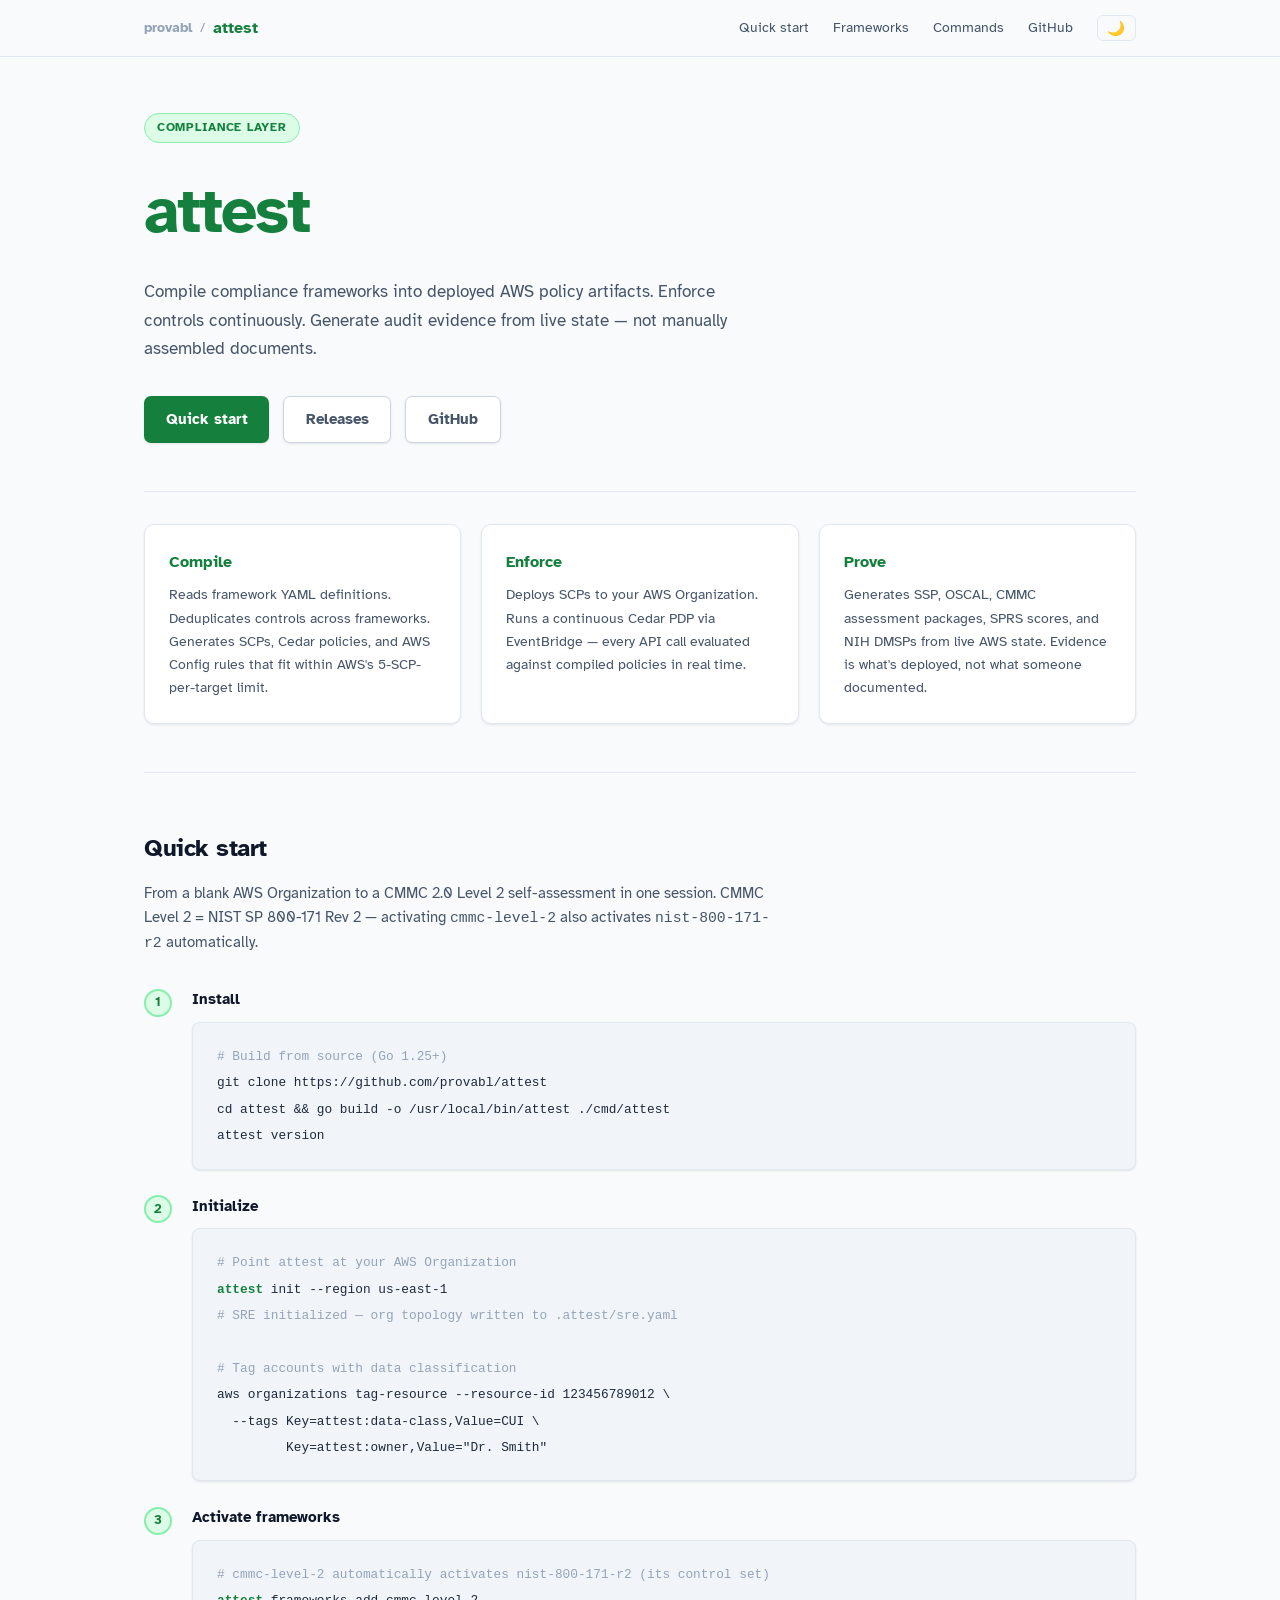
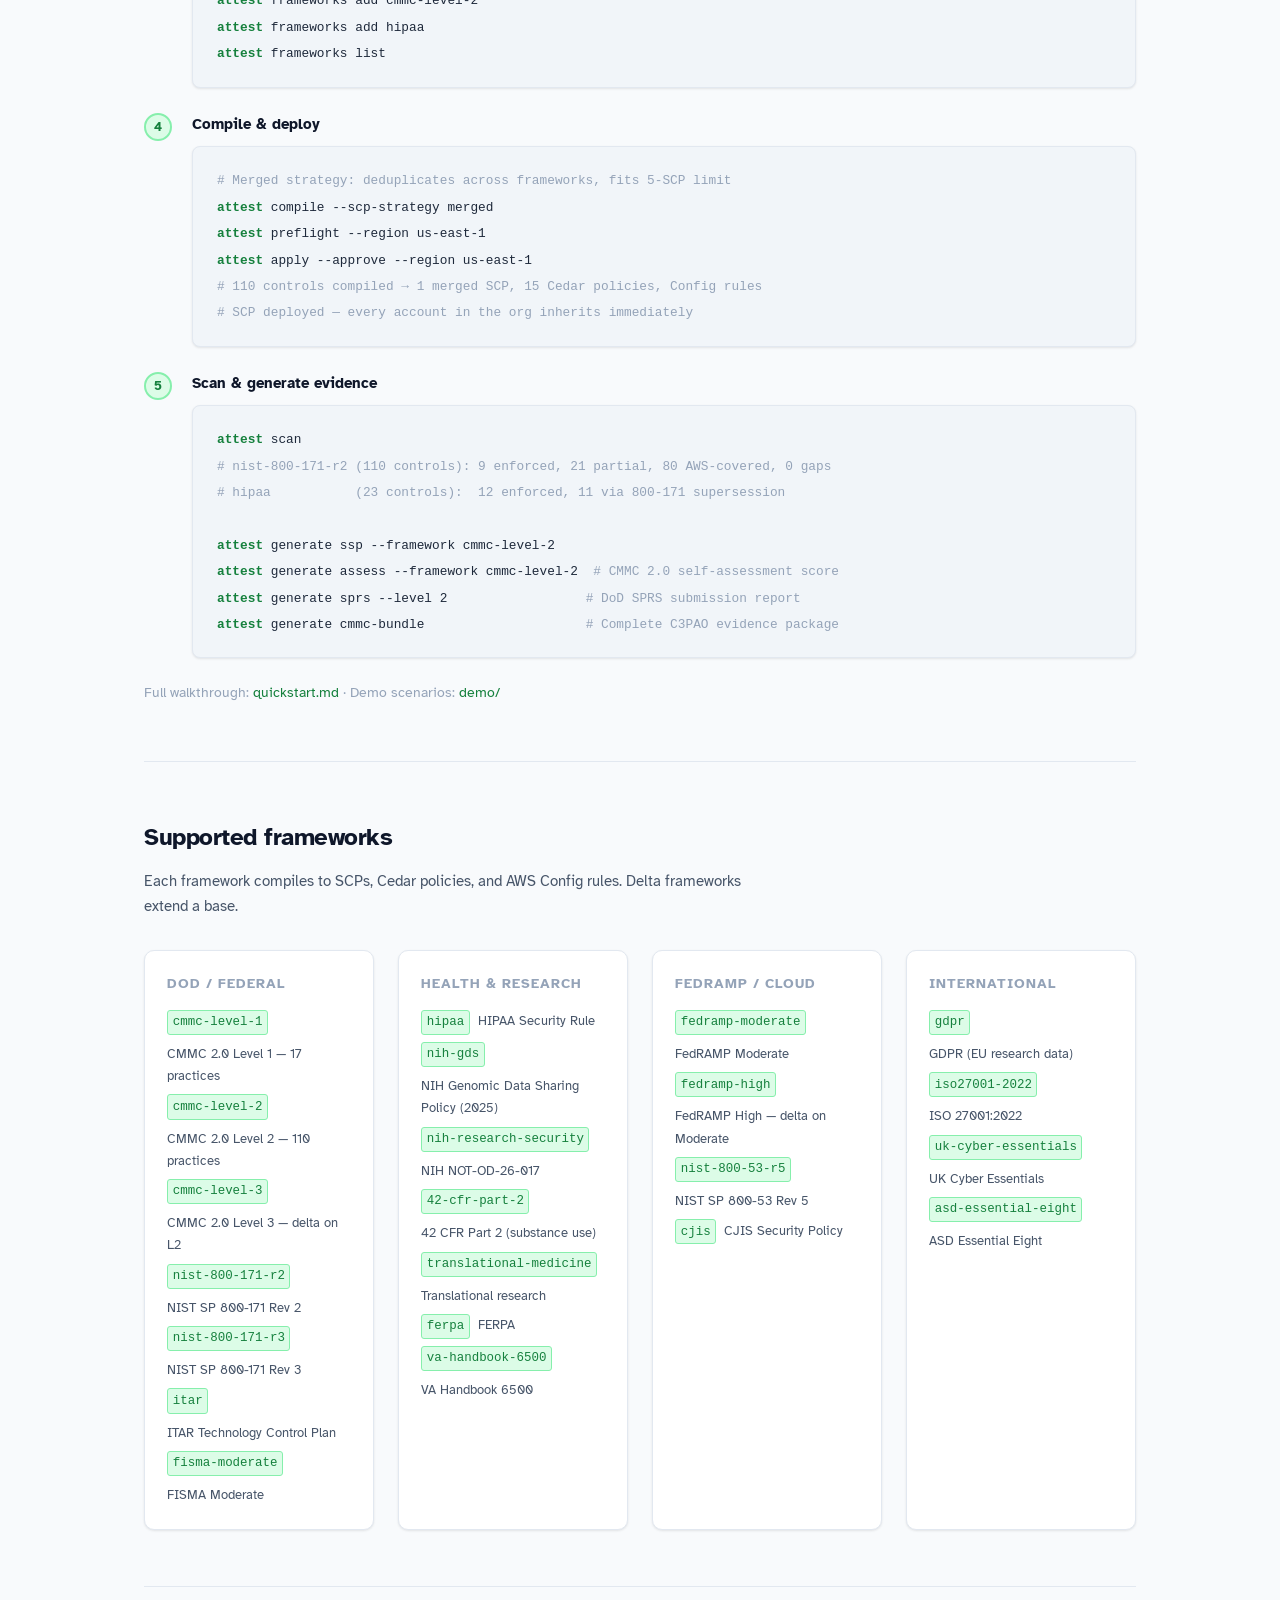
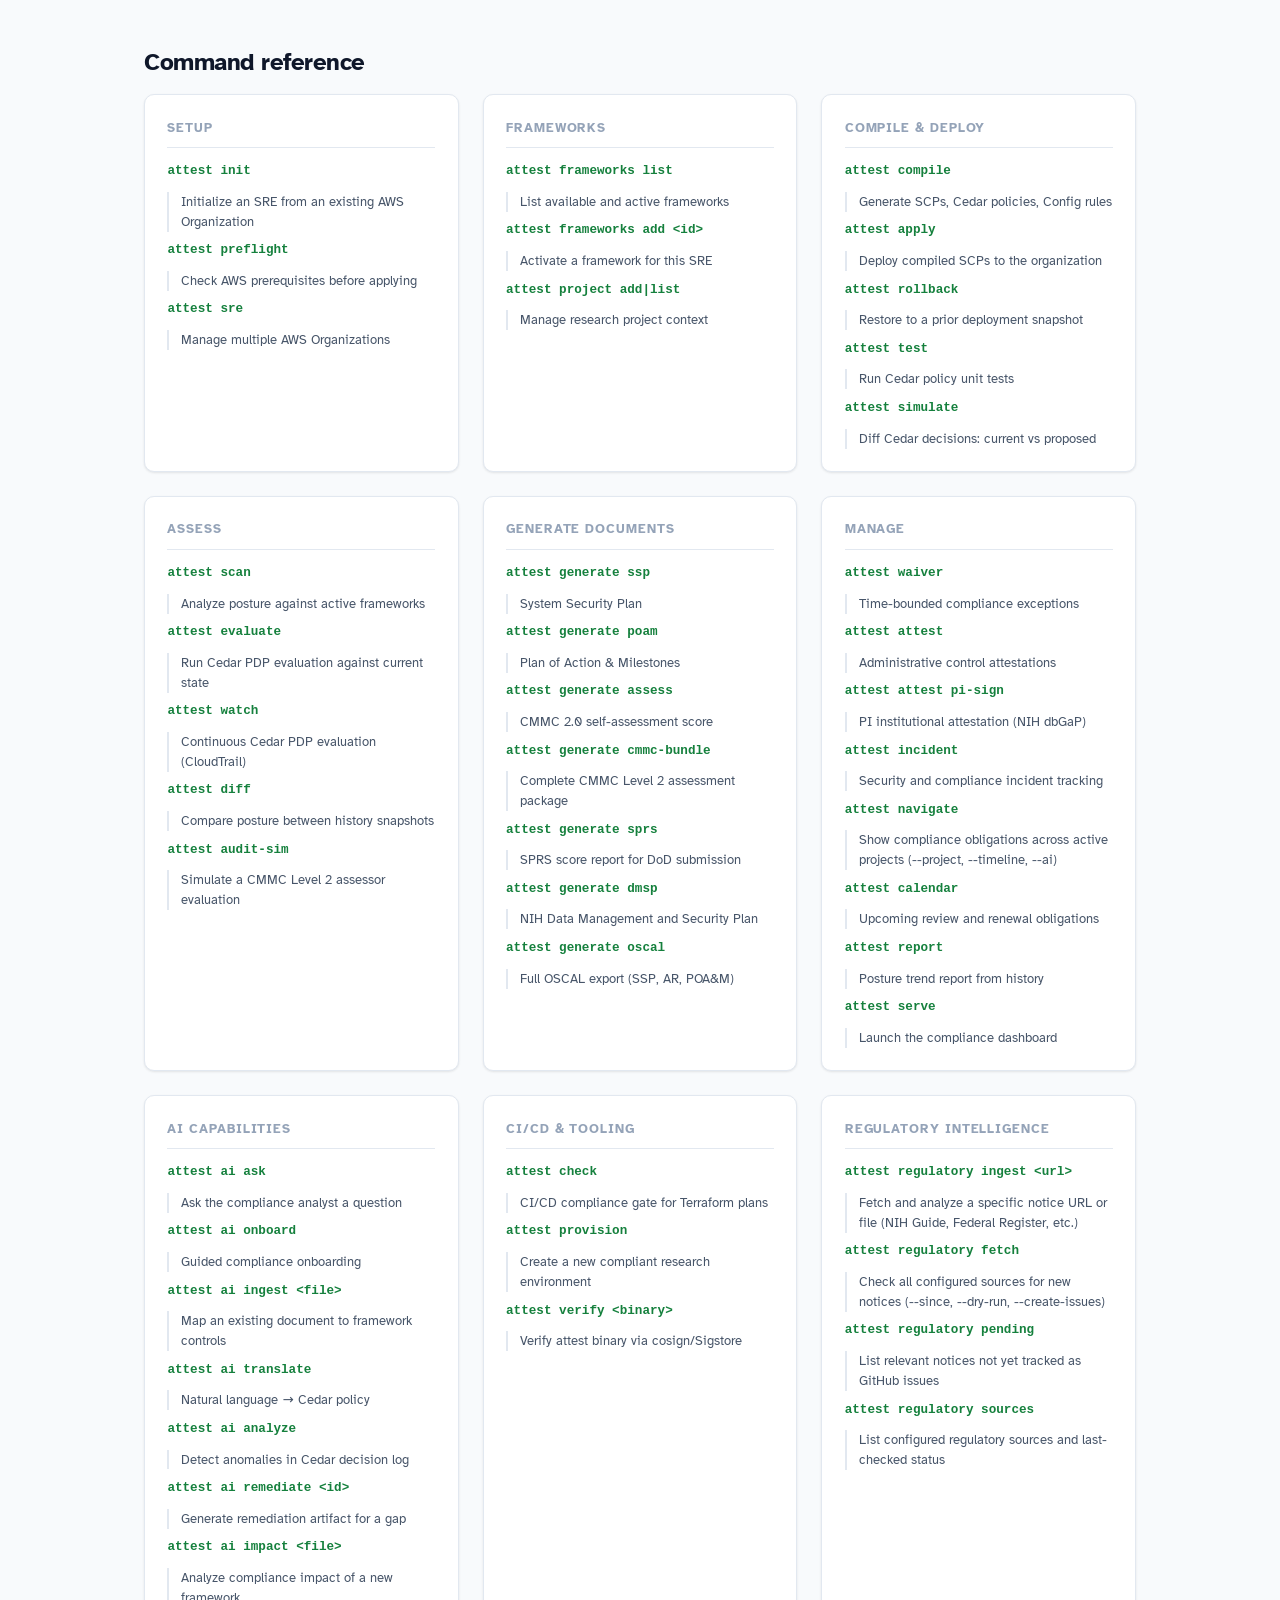
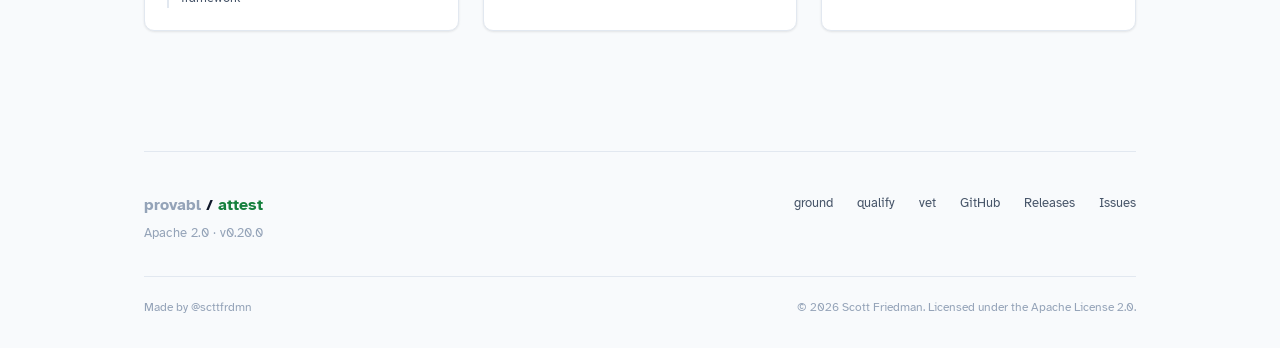
<file: docs/index.html>
<!DOCTYPE html>
<html lang="en">
<head>
    <meta charset="UTF-8">
    <meta name="viewport" content="width=device-width, initial-scale=1.0">
    <title>attest — Compliance compiler for AWS Secure Research Environments</title>
    <meta name="description" content="attest compiles compliance frameworks into deployed AWS policy artifacts and generates audit evidence from live state. CMMC, HIPAA, FedRAMP, NIH, ITAR, GDPR.">
    <meta name="theme-color" content="#f8fafc">
    <script>(function(){var t=localStorage.getItem('theme')||'light';document.documentElement.setAttribute('data-theme',t);}());</script>
    <link rel="preconnect" href="https://fonts.googleapis.com">
    <link rel="preconnect" href="https://fonts.gstatic.com" crossorigin>
    <link rel="stylesheet" href="https://fonts.googleapis.com/css2?family=Atkinson+Hyperlegible:ital,wght@0,400;0,700;1,400;1,700&display=swap">
    <link rel="stylesheet" href="style.css">
    <link rel="icon" type="image/svg+xml" href="favicon.svg">
</head>
<body>
    <a href="#main-content" class="skip-link">Skip to main content</a>

    <nav class="nav" role="navigation" aria-label="Main navigation">
        <div class="nav-container">
            <div class="nav-brand-group">
                <a href="https://provabl.dev" class="nav-suite">provabl</a>
                <span class="nav-sep" aria-hidden="true">/</span>
                <span class="nav-product">attest</span>
            </div>
            <button class="hamburger" id="hamburger-btn" aria-label="Toggle navigation" aria-expanded="false" aria-controls="nav-links">
                <span></span><span></span><span></span>
            </button>
            <div class="nav-links" id="nav-links">
                <a href="#quickstart">Quick start</a>
                <a href="#frameworks">Frameworks</a>
                <a href="#commands">Commands</a>
                <a href="https://github.com/provabl/attest" target="_blank" rel="noopener noreferrer" aria-label="GitHub (opens in new tab)">GitHub</a>
                <button class="btn-theme" id="theme-toggle" aria-label="Toggle color theme">
                    <span id="theme-icon" aria-hidden="true">🌙</span>
                </button>
            </div>
        </div>
    </nav>

    <main id="main-content">
        <div class="container">

            <header class="hero">
                <div class="hero-eyebrow">Compliance Layer</div>
                <h1 class="product-accent">attest</h1>
                <p class="hero-sub">
                    Compile compliance frameworks into deployed AWS policy artifacts.
                    Enforce controls continuously. Generate audit evidence from live state —
                    not manually assembled documents.
                </p>
                <div class="hero-buttons">
                    <a href="#quickstart" class="btn btn-accent">Quick start</a>
                    <a href="https://github.com/provabl/attest/releases" class="btn btn-secondary" target="_blank" rel="noopener noreferrer">Releases</a>
                    <a href="https://github.com/provabl/attest" class="btn btn-secondary" target="_blank" rel="noopener noreferrer">GitHub</a>
                </div>
            </header>

            <!-- What attest does -->
            <section class="what-section" aria-labelledby="what-heading">
                <div class="three-col">
                    <div class="what-card">
                        <h3>Compile</h3>
                        <p>Reads framework YAML definitions. Deduplicates controls across frameworks. Generates SCPs, Cedar policies, and AWS Config rules that fit within AWS's 5-SCP-per-target limit.</p>
                    </div>
                    <div class="what-card">
                        <h3>Enforce</h3>
                        <p>Deploys SCPs to your AWS Organization. Runs a continuous Cedar PDP via EventBridge — every API call evaluated against compiled policies in real time.</p>
                    </div>
                    <div class="what-card">
                        <h3>Prove</h3>
                        <p>Generates SSP, OSCAL, CMMC assessment packages, SPRS scores, and NIH DMSPs from live AWS state. Evidence is what's deployed, not what someone documented.</p>
                    </div>
                </div>
            </section>

            <!-- Quick start -->
            <section id="quickstart" class="section" aria-labelledby="qs-heading">
                <h2 id="qs-heading">Quick start</h2>
                <p class="section-intro">From a blank AWS Organization to a CMMC 2.0 Level 2 self-assessment in one session. CMMC Level 2 = NIST SP 800-171 Rev 2 — activating <code>cmmc-level-2</code> also activates <code>nist-800-171-r2</code> automatically.</p>

                <div class="steps">
                    <div class="step">
                        <div class="step-num">1</div>
                        <div class="step-body">
                            <h3>Install</h3>
                            <div class="code-block">
                                <pre><code><span class="cm"># Build from source (Go 1.25+)</span>
git clone https://github.com/provabl/attest
cd attest && go build -o /usr/local/bin/attest ./cmd/attest
attest version</code></pre>
                            </div>
                        </div>
                    </div>

                    <div class="step">
                        <div class="step-num">2</div>
                        <div class="step-body">
                            <h3>Initialize</h3>
                            <div class="code-block">
                                <pre><code><span class="cm"># Point attest at your AWS Organization</span>
<span class="accent-cmd">attest</span> init --region us-east-1
<span class="out"># SRE initialized — org topology written to .attest/sre.yaml</span>

<span class="cm"># Tag accounts with data classification</span>
aws organizations tag-resource --resource-id 123456789012 \
  --tags Key=attest:data-class,Value=CUI \
         Key=attest:owner,Value="Dr. Smith"</code></pre>
                            </div>
                        </div>
                    </div>

                    <div class="step">
                        <div class="step-num">3</div>
                        <div class="step-body">
                            <h3>Activate frameworks</h3>
                            <div class="code-block">
                                <pre><code><span class="cm"># cmmc-level-2 automatically activates nist-800-171-r2 (its control set)</span>
<span class="accent-cmd">attest</span> frameworks add cmmc-level-2
<span class="accent-cmd">attest</span> frameworks add hipaa
<span class="accent-cmd">attest</span> frameworks list</code></pre>
                            </div>
                        </div>
                    </div>

                    <div class="step">
                        <div class="step-num">4</div>
                        <div class="step-body">
                            <h3>Compile &amp; deploy</h3>
                            <div class="code-block">
                                <pre><code><span class="cm"># Merged strategy: deduplicates across frameworks, fits 5-SCP limit</span>
<span class="accent-cmd">attest</span> compile --scp-strategy merged
<span class="accent-cmd">attest</span> preflight --region us-east-1
<span class="accent-cmd">attest</span> apply --approve --region us-east-1
<span class="out"># 110 controls compiled → 1 merged SCP, 15 Cedar policies, Config rules</span>
<span class="out"># SCP deployed — every account in the org inherits immediately</span></code></pre>
                            </div>
                        </div>
                    </div>

                    <div class="step">
                        <div class="step-num">5</div>
                        <div class="step-body">
                            <h3>Scan &amp; generate evidence</h3>
                            <div class="code-block">
                                <pre><code><span class="accent-cmd">attest</span> scan
<span class="out"># nist-800-171-r2 (110 controls): 9 enforced, 21 partial, 80 AWS-covered, 0 gaps</span>
<span class="out"># hipaa           (23 controls):  12 enforced, 11 via 800-171 supersession</span>

<span class="accent-cmd">attest</span> generate ssp --framework cmmc-level-2
<span class="accent-cmd">attest</span> generate assess --framework cmmc-level-2  <span class="cm"># CMMC 2.0 self-assessment score</span>
<span class="accent-cmd">attest</span> generate sprs --level 2                  <span class="cm"># DoD SPRS submission report</span>
<span class="accent-cmd">attest</span> generate cmmc-bundle                     <span class="cm"># Complete C3PAO evidence package</span></code></pre>
                            </div>
                        </div>
                    </div>
                </div>

                <p class="doc-link">Full walkthrough: <a href="quickstart.md">quickstart.md</a> · Demo scenarios: <a href="https://github.com/provabl/attest/tree/main/demo">demo/</a></p>
            </section>

            <!-- Frameworks -->
            <section id="frameworks" class="section" aria-labelledby="fw-heading">
                <h2 id="fw-heading">Supported frameworks</h2>
                <p class="section-intro">Each framework compiles to SCPs, Cedar policies, and AWS Config rules. Delta frameworks extend a base.</p>
                <div class="fw-grid">
                    <div class="fw-group">
                        <h3>DoD / Federal</h3>
                        <ul>
                            <li><span class="fw-id">cmmc-level-1</span> CMMC 2.0 Level 1 — 17 practices</li>
                            <li><span class="fw-id">cmmc-level-2</span> CMMC 2.0 Level 2 — 110 practices</li>
                            <li><span class="fw-id">cmmc-level-3</span> CMMC 2.0 Level 3 — delta on L2</li>
                            <li><span class="fw-id">nist-800-171-r2</span> NIST SP 800-171 Rev 2</li>
                            <li><span class="fw-id">nist-800-171-r3</span> NIST SP 800-171 Rev 3</li>
                            <li><span class="fw-id">itar</span> ITAR Technology Control Plan</li>
                            <li><span class="fw-id">fisma-moderate</span> FISMA Moderate</li>
                        </ul>
                    </div>
                    <div class="fw-group">
                        <h3>Health &amp; Research</h3>
                        <ul>
                            <li><span class="fw-id">hipaa</span> HIPAA Security Rule</li>
                            <li><span class="fw-id">nih-gds</span> NIH Genomic Data Sharing Policy (2025)</li>
                            <li><span class="fw-id">nih-research-security</span> NIH NOT-OD-26-017</li>
                            <li><span class="fw-id">42-cfr-part-2</span> 42 CFR Part 2 (substance use)</li>
                            <li><span class="fw-id">translational-medicine</span> Translational research</li>
                            <li><span class="fw-id">ferpa</span> FERPA</li>
                            <li><span class="fw-id">va-handbook-6500</span> VA Handbook 6500</li>
                        </ul>
                    </div>
                    <div class="fw-group">
                        <h3>FedRAMP / Cloud</h3>
                        <ul>
                            <li><span class="fw-id">fedramp-moderate</span> FedRAMP Moderate</li>
                            <li><span class="fw-id">fedramp-high</span> FedRAMP High — delta on Moderate</li>
                            <li><span class="fw-id">nist-800-53-r5</span> NIST SP 800-53 Rev 5</li>
                            <li><span class="fw-id">cjis</span> CJIS Security Policy</li>
                        </ul>
                    </div>
                    <div class="fw-group">
                        <h3>International</h3>
                        <ul>
                            <li><span class="fw-id">gdpr</span> GDPR (EU research data)</li>
                            <li><span class="fw-id">iso27001-2022</span> ISO 27001:2022</li>
                            <li><span class="fw-id">uk-cyber-essentials</span> UK Cyber Essentials</li>
                            <li><span class="fw-id">asd-essential-eight</span> ASD Essential Eight</li>
                        </ul>
                    </div>
                </div>
            </section>

            <!-- Commands -->
            <section id="commands" class="section" aria-labelledby="cmd-heading">
                <h2 id="cmd-heading">Command reference</h2>

                <div class="cmd-groups">
                    <div class="cmd-group">
                        <h3>Setup</h3>
                        <dl>
                            <dt><code>attest init</code></dt><dd>Initialize an SRE from an existing AWS Organization</dd>
                            <dt><code>attest preflight</code></dt><dd>Check AWS prerequisites before applying</dd>
                            <dt><code>attest sre</code></dt><dd>Manage multiple AWS Organizations</dd>
                        </dl>
                    </div>
                    <div class="cmd-group">
                        <h3>Frameworks</h3>
                        <dl>
                            <dt><code>attest frameworks list</code></dt><dd>List available and active frameworks</dd>
                            <dt><code>attest frameworks add &lt;id&gt;</code></dt><dd>Activate a framework for this SRE</dd>
                            <dt><code>attest project add|list</code></dt><dd>Manage research project context</dd>
                        </dl>
                    </div>
                    <div class="cmd-group">
                        <h3>Compile &amp; Deploy</h3>
                        <dl>
                            <dt><code>attest compile</code></dt><dd>Generate SCPs, Cedar policies, Config rules</dd>
                            <dt><code>attest apply</code></dt><dd>Deploy compiled SCPs to the organization</dd>
                            <dt><code>attest rollback</code></dt><dd>Restore to a prior deployment snapshot</dd>
                            <dt><code>attest test</code></dt><dd>Run Cedar policy unit tests</dd>
                            <dt><code>attest simulate</code></dt><dd>Diff Cedar decisions: current vs proposed</dd>
                        </dl>
                    </div>
                    <div class="cmd-group">
                        <h3>Assess</h3>
                        <dl>
                            <dt><code>attest scan</code></dt><dd>Analyze posture against active frameworks</dd>
                            <dt><code>attest evaluate</code></dt><dd>Run Cedar PDP evaluation against current state</dd>
                            <dt><code>attest watch</code></dt><dd>Continuous Cedar PDP evaluation (CloudTrail)</dd>
                            <dt><code>attest diff</code></dt><dd>Compare posture between history snapshots</dd>
                            <dt><code>attest audit-sim</code></dt><dd>Simulate a CMMC Level 2 assessor evaluation</dd>
                        </dl>
                    </div>
                    <div class="cmd-group">
                        <h3>Generate documents</h3>
                        <dl>
                            <dt><code>attest generate ssp</code></dt><dd>System Security Plan</dd>
                            <dt><code>attest generate poam</code></dt><dd>Plan of Action &amp; Milestones</dd>
                            <dt><code>attest generate assess</code></dt><dd>CMMC 2.0 self-assessment score</dd>
                            <dt><code>attest generate cmmc-bundle</code></dt><dd>Complete CMMC Level 2 assessment package</dd>
                            <dt><code>attest generate sprs</code></dt><dd>SPRS score report for DoD submission</dd>
                            <dt><code>attest generate dmsp</code></dt><dd>NIH Data Management and Security Plan</dd>
                            <dt><code>attest generate oscal</code></dt><dd>Full OSCAL export (SSP, AR, POA&amp;M)</dd>
                        </dl>
                    </div>
                    <div class="cmd-group">
                        <h3>Manage</h3>
                        <dl>
                            <dt><code>attest waiver</code></dt><dd>Time-bounded compliance exceptions</dd>
                            <dt><code>attest attest</code></dt><dd>Administrative control attestations</dd>
                            <dt><code>attest attest pi-sign</code></dt><dd>PI institutional attestation (NIH dbGaP)</dd>
                            <dt><code>attest incident</code></dt><dd>Security and compliance incident tracking</dd>
                            <dt><code>attest navigate</code></dt><dd>Show compliance obligations across active projects (--project, --timeline, --ai)</dd>
                            <dt><code>attest calendar</code></dt><dd>Upcoming review and renewal obligations</dd>
                            <dt><code>attest report</code></dt><dd>Posture trend report from history</dd>
                            <dt><code>attest serve</code></dt><dd>Launch the compliance dashboard</dd>
                        </dl>
                    </div>
                    <div class="cmd-group">
                        <h3>AI capabilities</h3>
                        <dl>
                            <dt><code>attest ai ask</code></dt><dd>Ask the compliance analyst a question</dd>
                            <dt><code>attest ai onboard</code></dt><dd>Guided compliance onboarding</dd>
                            <dt><code>attest ai ingest &lt;file&gt;</code></dt><dd>Map an existing document to framework controls</dd>
                            <dt><code>attest ai translate</code></dt><dd>Natural language → Cedar policy</dd>
                            <dt><code>attest ai analyze</code></dt><dd>Detect anomalies in Cedar decision log</dd>
                            <dt><code>attest ai remediate &lt;id&gt;</code></dt><dd>Generate remediation artifact for a gap</dd>
                            <dt><code>attest ai impact &lt;file&gt;</code></dt><dd>Analyze compliance impact of a new framework</dd>
                        </dl>
                    </div>
                    <div class="cmd-group">
                        <h3>CI/CD &amp; tooling</h3>
                        <dl>
                            <dt><code>attest check</code></dt><dd>CI/CD compliance gate for Terraform plans</dd>
                            <dt><code>attest provision</code></dt><dd>Create a new compliant research environment</dd>
                            <dt><code>attest verify &lt;binary&gt;</code></dt><dd>Verify attest binary via cosign/Sigstore</dd>
                        </dl>
                    </div>
                    <div class="cmd-group">
                        <h3>Regulatory intelligence</h3>
                        <dl>
                            <dt><code>attest regulatory ingest &lt;url&gt;</code></dt><dd>Fetch and analyze a specific notice URL or file (NIH Guide, Federal Register, etc.)</dd>
                            <dt><code>attest regulatory fetch</code></dt><dd>Check all configured sources for new notices (--since, --dry-run, --create-issues)</dd>
                            <dt><code>attest regulatory pending</code></dt><dd>List relevant notices not yet tracked as GitHub issues</dd>
                            <dt><code>attest regulatory sources</code></dt><dd>List configured regulatory sources and last-checked status</dd>
                        </dl>
                    </div>
                </div>
            </section>

        </div>
    </main>

    <div class="container">
        <footer role="contentinfo">
            <div class="footer-inner">
                <div>
                    <div class="footer-suite">
                        <a href="https://provabl.dev">provabl</a> /
                        <span class="product-accent">attest</span>
                    </div>
                    <p class="footer-sub">Apache 2.0 · v0.20.0</p>
                </div>
                <nav class="footer-links" aria-label="Suite navigation">
                    <a href="https://ground.provabl.dev">ground</a>
                    <a href="https://qualify.provabl.dev">qualify</a>
                    <a href="https://vet.provabl.dev">vet</a>
                    <a href="https://github.com/provabl/attest">GitHub</a>
                    <a href="https://github.com/provabl/attest/releases">Releases</a>
                    <a href="https://github.com/provabl/attest/issues">Issues</a>
                </nav>
            </div>
            <div class="footer-bottom">
                <span>Made by <a href="https://github.com/scttfrdmn">@scttfrdmn</a></span>
                <span>© 2026 Scott Friedman. Licensed under the <a href="https://www.apache.org/licenses/LICENSE-2.0" target="_blank" rel="noopener noreferrer">Apache License 2.0</a>.</span>
            </div>
        </footer>
    </div>

    <script src="main.js"></script>
</body>
</html>
</file>
<file: docs/style.css>
/* attest.provabl.dev — green accent */

:root {
    --bg: #f8fafc;
    --bg-card: #ffffff;
    --bg-card-hover: #f1f5f9;
    --bg-code: #f1f5f9;
    --text-primary: #0f172a;
    --text-secondary: #475569;
    --text-muted: #94a3b8;
    --text-code: #1e293b;
    --accent: #15803d;
    --accent-soft: #dcfce7;
    --accent-mid: #86efac;
    --border: #e2e8f0;
    --border-strong: #cbd5e1;
    --shadow-sm: 0 1px 3px rgba(0,0,0,0.06), 0 1px 2px rgba(0,0,0,0.04);
    --shadow-md: 0 4px 12px rgba(0,0,0,0.07), 0 2px 4px rgba(0,0,0,0.04);
    --shadow-lg: 0 8px 24px rgba(0,0,0,0.08), 0 4px 8px rgba(0,0,0,0.04);
    --nav-bg: rgba(248, 250, 252, 0.92);
}
[data-theme="dark"] {
    --bg: #0c1017; --bg-card: #141c28; --bg-card-hover: #1a2535;
    --bg-code: #0f1923; --text-primary: #e2e8f0; --text-secondary: #94a3b8;
    --text-muted: #64748b; --text-code: #cbd5e1;
    --accent: #4ade80; --accent-soft: rgba(74,222,128,0.1); --accent-mid: #15803d;
    --border: rgba(255,255,255,0.08); --border-strong: rgba(255,255,255,0.14);
    --shadow-sm: 0 1px 3px rgba(0,0,0,0.3); --shadow-md: 0 4px 12px rgba(0,0,0,0.4);
    --shadow-lg: 0 8px 24px rgba(0,0,0,0.5); --nav-bg: rgba(12,16,23,0.92);
}
.theme-transitioning,.theme-transitioning *,.theme-transitioning *::before,.theme-transitioning *::after{transition:background-color .2s ease,color .2s ease,border-color .2s ease,box-shadow .2s ease !important}
*,*::before,*::after{box-sizing:border-box;margin:0;padding:0}
html{scroll-behavior:smooth}
body{background:var(--bg);color:var(--text-primary);font-family:'Atkinson Hyperlegible',-apple-system,BlinkMacSystemFont,'Segoe UI',system-ui,sans-serif;font-size:1rem;line-height:1.65;min-height:100vh;-webkit-font-smoothing:antialiased}
.sr-only{position:absolute;width:1px;height:1px;padding:0;margin:-1px;overflow:hidden;clip:rect(0,0,0,0);white-space:nowrap;border:0}
.skip-link{position:absolute;left:-9999px;top:auto;width:1px;height:1px;overflow:hidden;z-index:10000;padding:.75rem 1.25rem;background:var(--accent);color:#fff;font-weight:700;text-decoration:none;border-radius:0 0 6px 0}
.skip-link:focus{position:fixed;left:0;top:0;width:auto;height:auto}

/* Nav */
.nav{position:sticky;top:0;z-index:100;background:var(--nav-bg);backdrop-filter:blur(10px);border-bottom:1px solid var(--border)}
.nav-container{max-width:1040px;margin:0 auto;padding:0 1.5rem;display:flex;align-items:center;justify-content:space-between;height:56px}
.nav-brand-group{display:flex;align-items:center;gap:.5rem}
.nav-suite{color:var(--text-muted);text-decoration:none;font-size:.9rem;font-weight:600;transition:color .15s}
.nav-suite:hover{color:var(--text-secondary)}
.nav-sep{color:var(--text-muted);font-size:.9rem}
.nav-product{font-size:1rem;font-weight:800;color:var(--accent)}
.product-accent{color:var(--accent)}
.nav-links{display:flex;align-items:center;gap:1.5rem}
.nav-links a{color:var(--text-secondary);text-decoration:none;font-size:.88rem;font-weight:500;transition:color .15s}
.nav-links a:hover{color:var(--text-primary)}
.btn-theme{background:none;border:1px solid var(--border);border-radius:6px;padding:.3rem .6rem;cursor:pointer;color:var(--text-secondary);font-size:.9rem;transition:all .15s;line-height:1}
.btn-theme:hover{border-color:var(--border-strong);color:var(--text-primary)}
.hamburger{display:none;flex-direction:column;gap:5px;background:none;border:none;cursor:pointer;padding:4px}
.hamburger span{display:block;width:22px;height:2px;background:var(--text-primary);border-radius:2px;transition:all .2s}

/* Layout */
.container{max-width:1040px;margin:0 auto;padding:0 1.5rem}

/* Hero */
.hero{padding:3.5rem 0 3rem}
.hero-eyebrow{display:inline-block;padding:.25rem .75rem;background:var(--accent-soft);border:1px solid var(--accent-mid);border-radius:100px;font-size:.75rem;font-weight:700;color:var(--accent);letter-spacing:.06em;text-transform:uppercase;margin-bottom:1rem}
[data-theme="dark"] .hero-eyebrow{border-color:rgba(74,222,128,0.25)}
.hero h1{font-size:clamp(2.5rem,6vw,4rem);font-weight:800;letter-spacing:-.03em;margin-bottom:.875rem}
.hero-sub{font-size:1.05rem;color:var(--text-secondary);max-width:600px;margin-bottom:2rem;line-height:1.7}
.hero-buttons{display:flex;gap:.875rem;flex-wrap:wrap}
.btn{display:inline-flex;align-items:center;gap:.4rem;padding:.65rem 1.35rem;border-radius:7px;font-size:.92rem;font-weight:600;text-decoration:none;transition:all .15s;border:none;cursor:pointer;font-family:inherit;box-shadow:var(--shadow-sm)}
.btn-accent{background:var(--accent);color:#fff}
.btn-accent:hover{filter:brightness(1.08);box-shadow:var(--shadow-md);transform:translateY(-1px)}
.btn-secondary{background:var(--bg-card);border:1px solid var(--border-strong);color:var(--text-secondary)}
.btn-secondary:hover{border-color:var(--accent);color:var(--accent);box-shadow:var(--shadow-md);transform:translateY(-1px)}

/* What section */
.what-section{padding:2rem 0 3rem;border-top:1px solid var(--border)}
.three-col{display:grid;grid-template-columns:repeat(auto-fit,minmax(240px,1fr));gap:1.25rem}
.what-card{background:var(--bg-card);border:1px solid var(--border);border-radius:10px;padding:1.5rem;box-shadow:var(--shadow-sm)}
.what-card h3{font-size:1rem;font-weight:700;color:var(--accent);margin-bottom:.5rem}
.what-card p{font-size:.875rem;color:var(--text-secondary);line-height:1.65}

/* Sections */
.section{padding:3.5rem 0;border-top:1px solid var(--border)}
.section h2{font-size:1.5rem;font-weight:800;letter-spacing:-.02em;margin-bottom:.75rem}
.section-intro{color:var(--text-secondary);font-size:.92rem;margin-bottom:2rem;max-width:640px}
.doc-link{font-size:.85rem;color:var(--text-muted);margin-top:1.5rem}
.doc-link a{color:var(--accent);text-decoration:none}
.doc-link a:hover{text-decoration:underline}

/* Steps */
.steps{display:flex;flex-direction:column;gap:1.5rem}
.step{display:flex;gap:1.25rem;align-items:flex-start}
.step-num{flex-shrink:0;width:28px;height:28px;border-radius:50%;background:var(--accent-soft);border:2px solid var(--accent-mid);color:var(--accent);font-size:.8rem;font-weight:800;display:flex;align-items:center;justify-content:center;margin-top:.1rem}
[data-theme="dark"] .step-num{background:rgba(74,222,128,0.12);border-color:rgba(74,222,128,0.3)}
.step-body{flex:1}
.step-body h3{font-size:.95rem;font-weight:700;margin-bottom:.6rem}

/* Code blocks */
.code-block{background:var(--bg-code);border:1px solid var(--border);border-radius:8px;overflow:hidden;box-shadow:var(--shadow-sm);margin-top:.5rem}
.code-block pre{padding:1.25rem 1.5rem;overflow-x:auto}
.code-block code{font-family:'SF Mono','Fira Code','Cascadia Code',ui-monospace,monospace;font-size:.8rem;line-height:1.9;color:var(--text-code);background:none;border:none;padding:0}
.code-block .cm{color:var(--text-muted)}
.code-block .accent-cmd{color:var(--accent);font-weight:700}
.code-block .out{color:var(--text-muted)}

/* Framework grid */
.fw-grid{display:grid;grid-template-columns:repeat(auto-fit,minmax(230px,1fr));gap:1.5rem}
.fw-group{background:var(--bg-card);border:1px solid var(--border);border-radius:10px;padding:1.4rem;box-shadow:var(--shadow-sm)}
.fw-group h3{font-size:.85rem;font-weight:700;text-transform:uppercase;letter-spacing:.07em;color:var(--text-muted);margin-bottom:.875rem}
.fw-group ul{list-style:none;display:flex;flex-direction:column;gap:.45rem}
.fw-group li{font-size:.84rem;color:var(--text-secondary);display:flex;align-items:baseline;gap:.5rem;flex-wrap:wrap}
.fw-id{font-family:'SF Mono','Fira Code',ui-monospace,monospace;font-size:.78rem;background:var(--accent-soft);color:var(--accent);padding:.1em .35em;border-radius:3px;border:1px solid var(--accent-mid);white-space:nowrap;flex-shrink:0}
[data-theme="dark"] .fw-id{background:rgba(74,222,128,0.1);border-color:rgba(74,222,128,0.2)}

/* Command reference */
.cmd-groups{display:grid;grid-template-columns:repeat(auto-fit,minmax(300px,1fr));gap:1.5rem}
.cmd-group{background:var(--bg-card);border:1px solid var(--border);border-radius:10px;padding:1.4rem;box-shadow:var(--shadow-sm)}
.cmd-group h3{font-size:.82rem;font-weight:700;text-transform:uppercase;letter-spacing:.07em;color:var(--text-muted);margin-bottom:.875rem;padding-bottom:.5rem;border-bottom:1px solid var(--border)}
.cmd-group dl{display:flex;flex-direction:column;gap:.6rem}
.cmd-group dt{font-family:'SF Mono','Fira Code',ui-monospace,monospace;font-size:.79rem;color:var(--accent);font-weight:600;line-height:1.4}
.cmd-group dd{font-size:.83rem;color:var(--text-secondary);padding-left:.75rem;border-left:2px solid var(--border);margin-top:.15rem;line-height:1.5}

/* Footer */
footer{border-top:1px solid var(--border);padding:2.5rem 0 2rem;margin-top:4rem}
.footer-inner{display:flex;flex-wrap:wrap;gap:2rem;justify-content:space-between;align-items:flex-start;margin-bottom:2rem}
.footer-suite{font-size:1rem;font-weight:700}
.footer-suite a{color:var(--text-muted);text-decoration:none;font-weight:600}
.footer-suite a:hover{color:var(--text-secondary)}
.footer-sub{font-size:.8rem;color:var(--text-muted);margin-top:.3rem}
.footer-links{display:flex;flex-wrap:wrap;gap:.5rem 1.5rem}
.footer-links a{font-size:.84rem;color:var(--text-secondary);text-decoration:none;transition:color .15s}
.footer-links a:hover{color:var(--text-primary)}
.footer-bottom{border-top:1px solid var(--border);padding-top:1.25rem;display:flex;flex-wrap:wrap;gap:.75rem;justify-content:space-between;align-items:center;font-size:.78rem;color:var(--text-muted)}
.footer-bottom a{color:var(--text-muted);text-decoration:none}
.footer-bottom a:hover{color:var(--text-secondary)}

@media(max-width:640px){
    .nav-links{display:none;flex-direction:column;position:absolute;top:56px;left:0;right:0;background:var(--bg);border-bottom:1px solid var(--border);padding:1rem 1.5rem 1.5rem;gap:1rem}
    .nav-links.open{display:flex}
    .hamburger{display:flex}
    .hero{padding:2.5rem 0 2rem}
    .hero-buttons{flex-direction:column}
    .step{flex-direction:column}
    .code-block pre{padding:1rem}
    .code-block code{font-size:.73rem}
}
</file>
